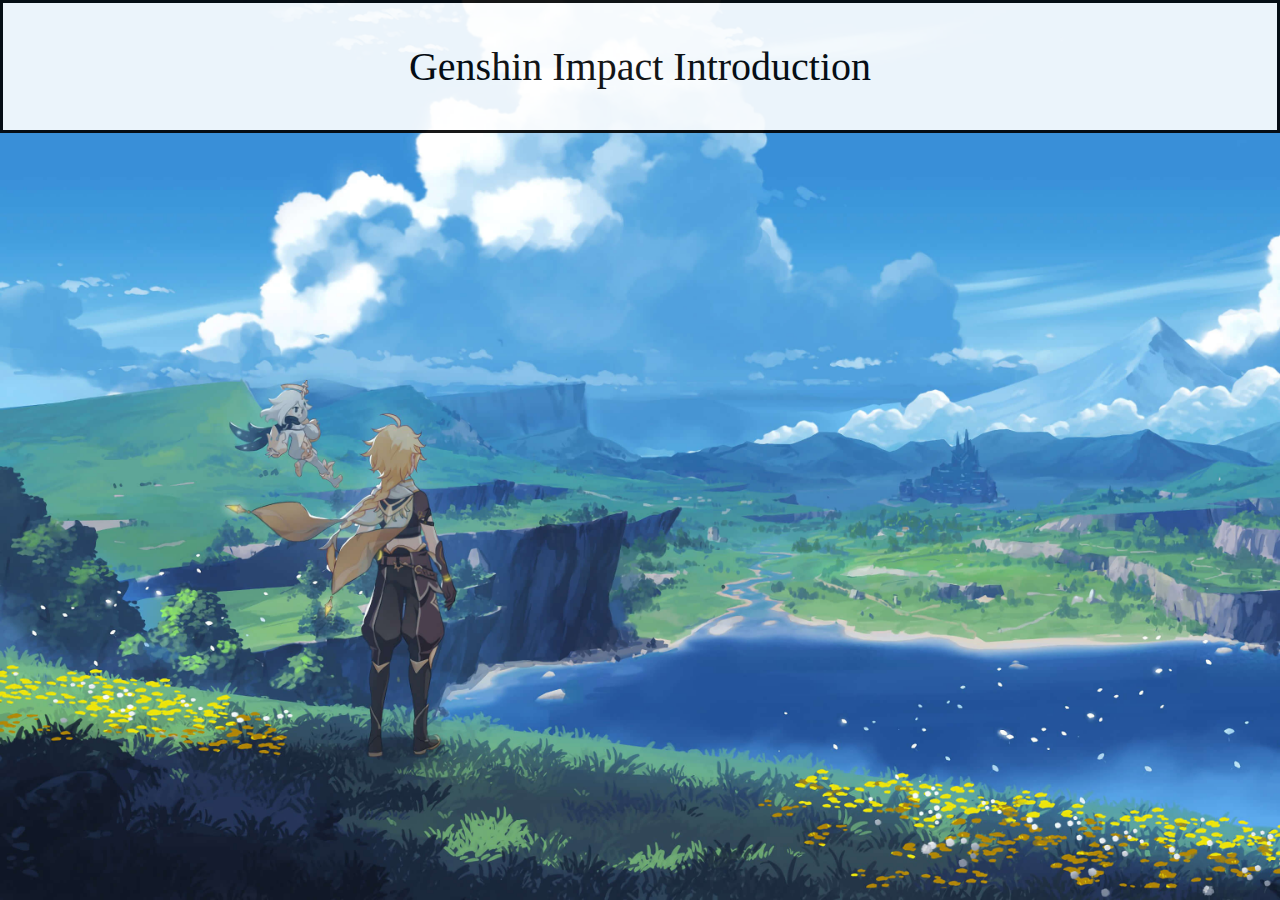
<file: index.html>
<!DOCTYPE html>
<html>
<head>
	<meta charset="utf-8">
	<meta name="viewport" content="width=device-width, initial-scale=1">
	<link rel="stylesheet" type="text/css" href="groupcss.css">
	<title></title>
</head>
<body>
	<div class="container">
		<div class="section">
				<center class="head">Genshin Impact Introduction</center>

		</div>

		<div class="section">
			<div class="content">
				<a href="page01.html"><h2 class="homehead">Genshin Totorial</h2></a>
				<p class="hometext">A brief introduction to the gameplay</p>
			</div>
		</div>

		<div class="section">
			<div class="content">
				<a href="page02.html"><h2 class="homehead">The characters</h2></a>
				<p class="hometext">In the Genshin worldview, each country has its own gods. All the charaters have their unique waepson and vision. Their story take place in their own country, as the skills and gameplay are related to elements</p>
			</div>
		</div>

		<div class="section">
			<div class="content">
				<a href="page03.html"><h2 class="homehead">Previous Versions</h2></a>
				<p class="hometext">Genshin Impact change the banner and open new map area at each versions</p>
			</div>
		</div>

		<div class="section">
			
			<center class="head">Thanks for reviewing our website<br><button onclick="getemail()" style="font-size: 20px;">Plz leave your email</button></center>
			<center></center>
		</div>

	</div>

	<script type="text/javascript" src="groupjs.js"></script>
</body>
</html>
</file>
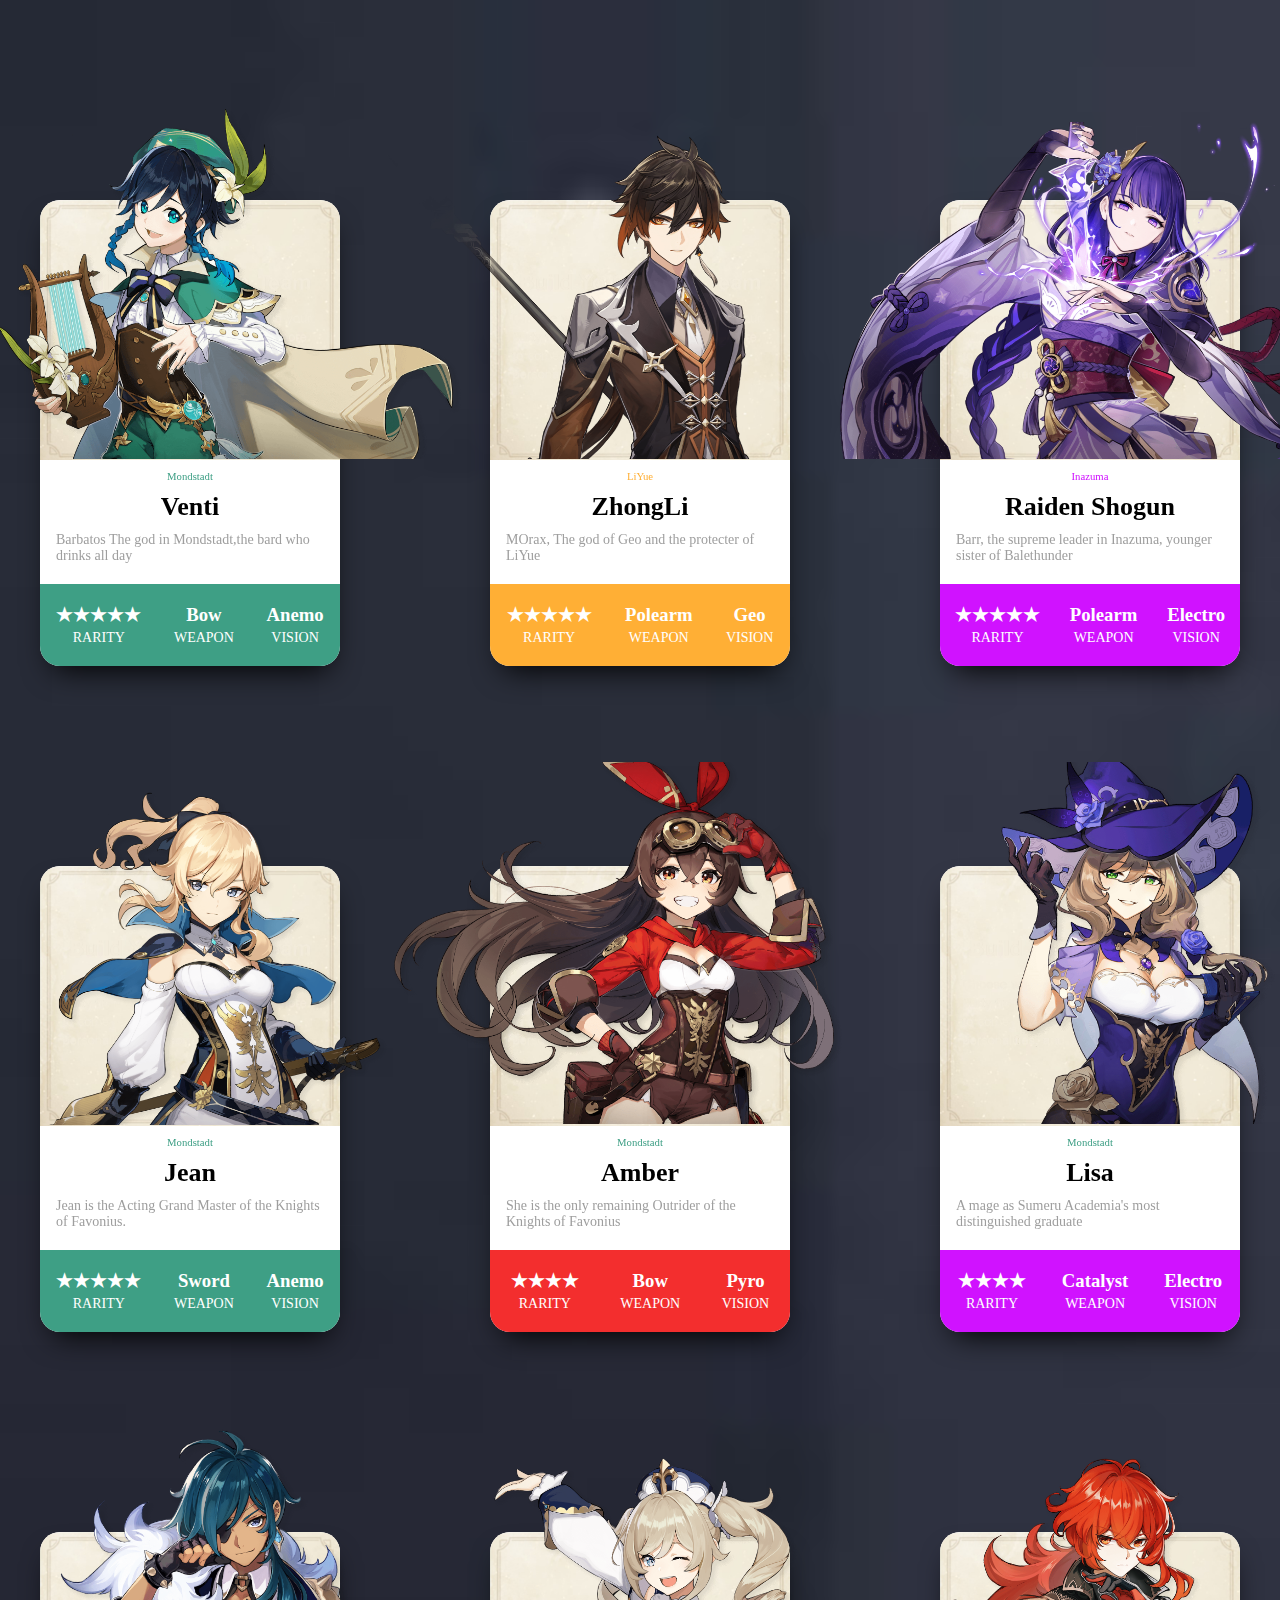
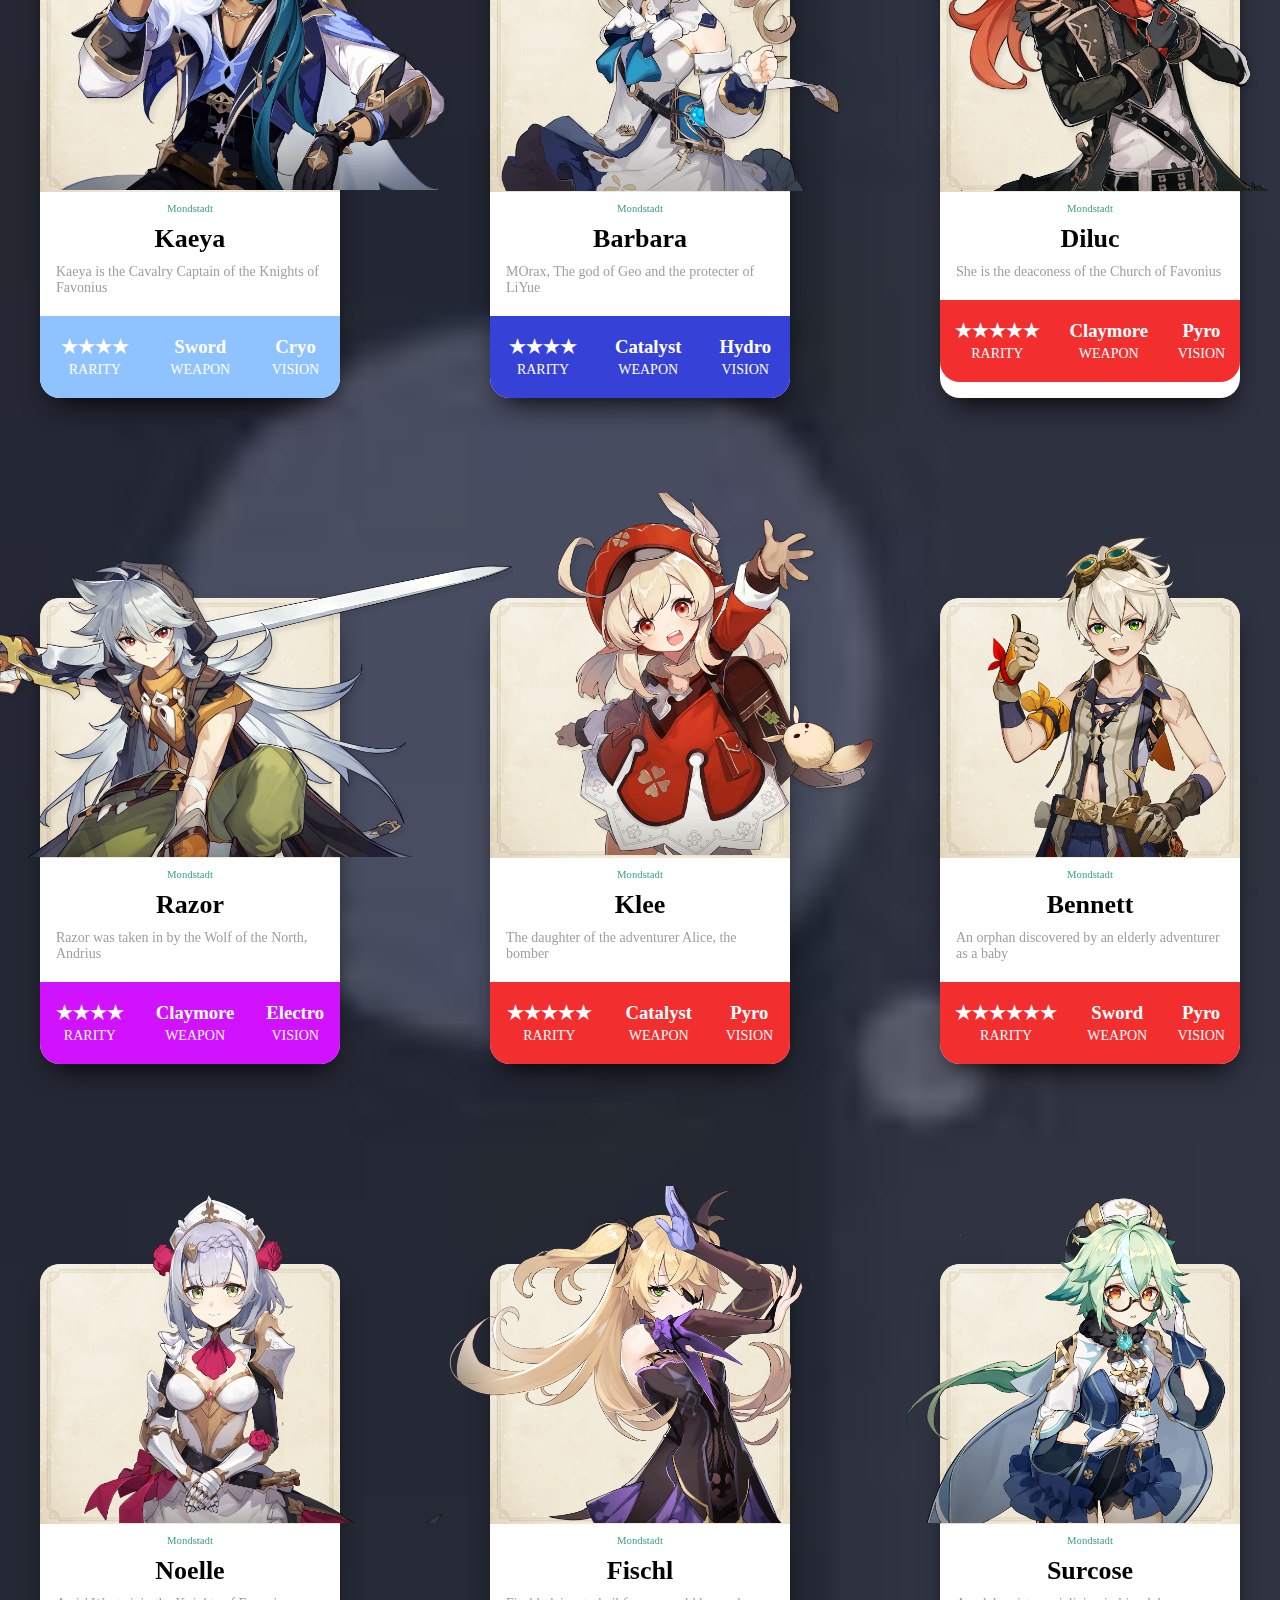
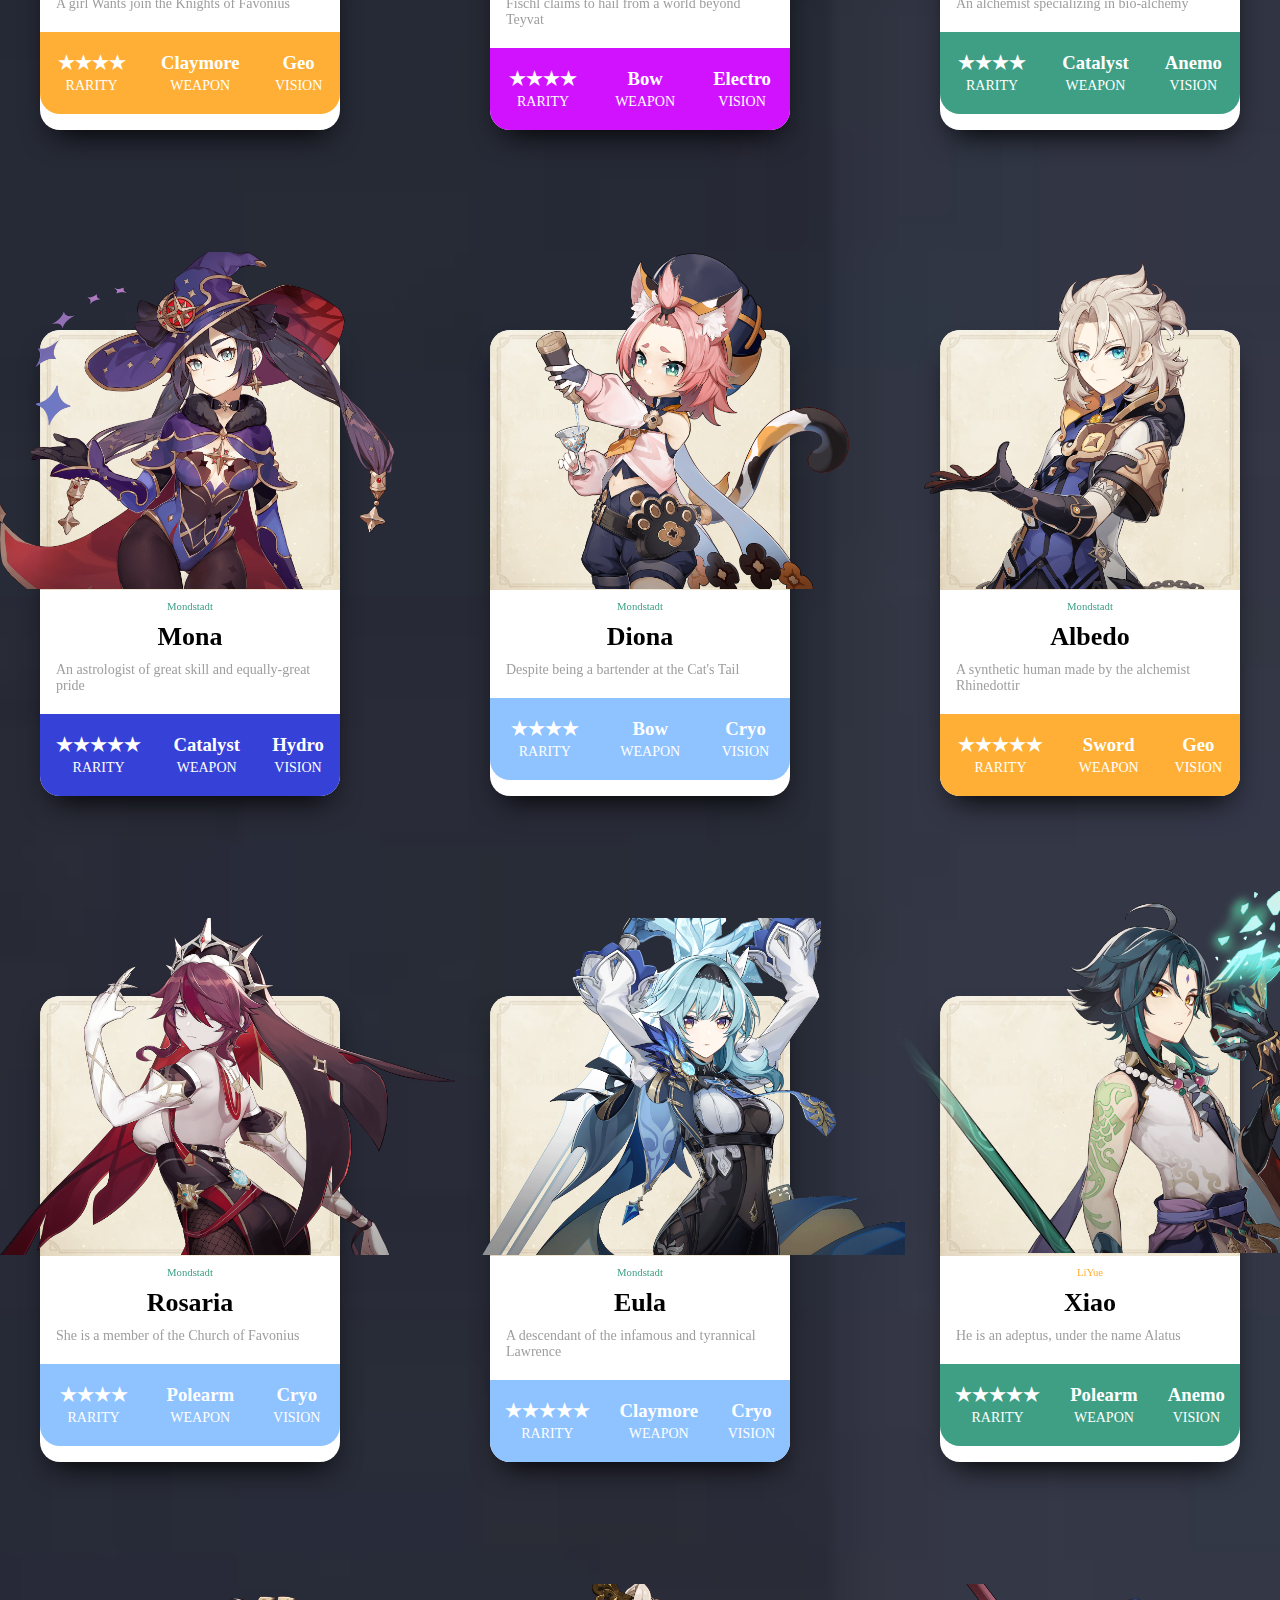
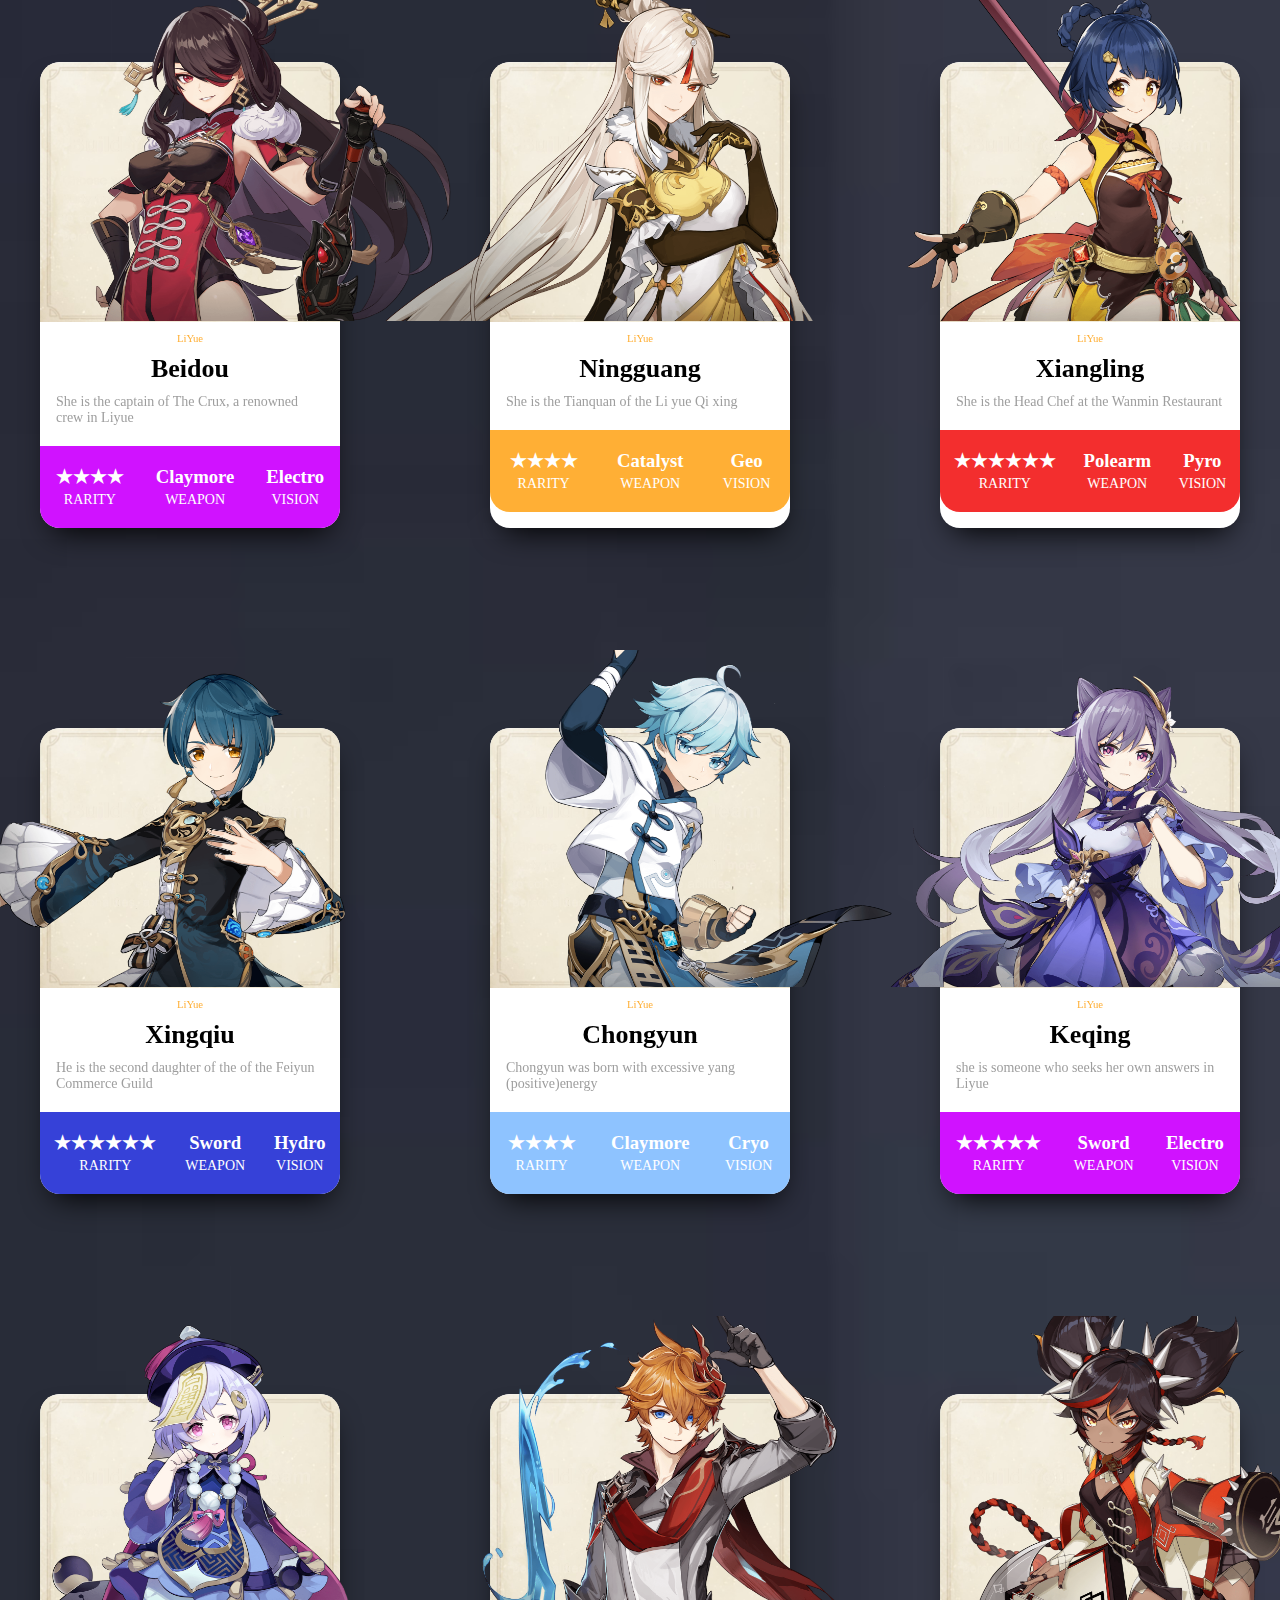
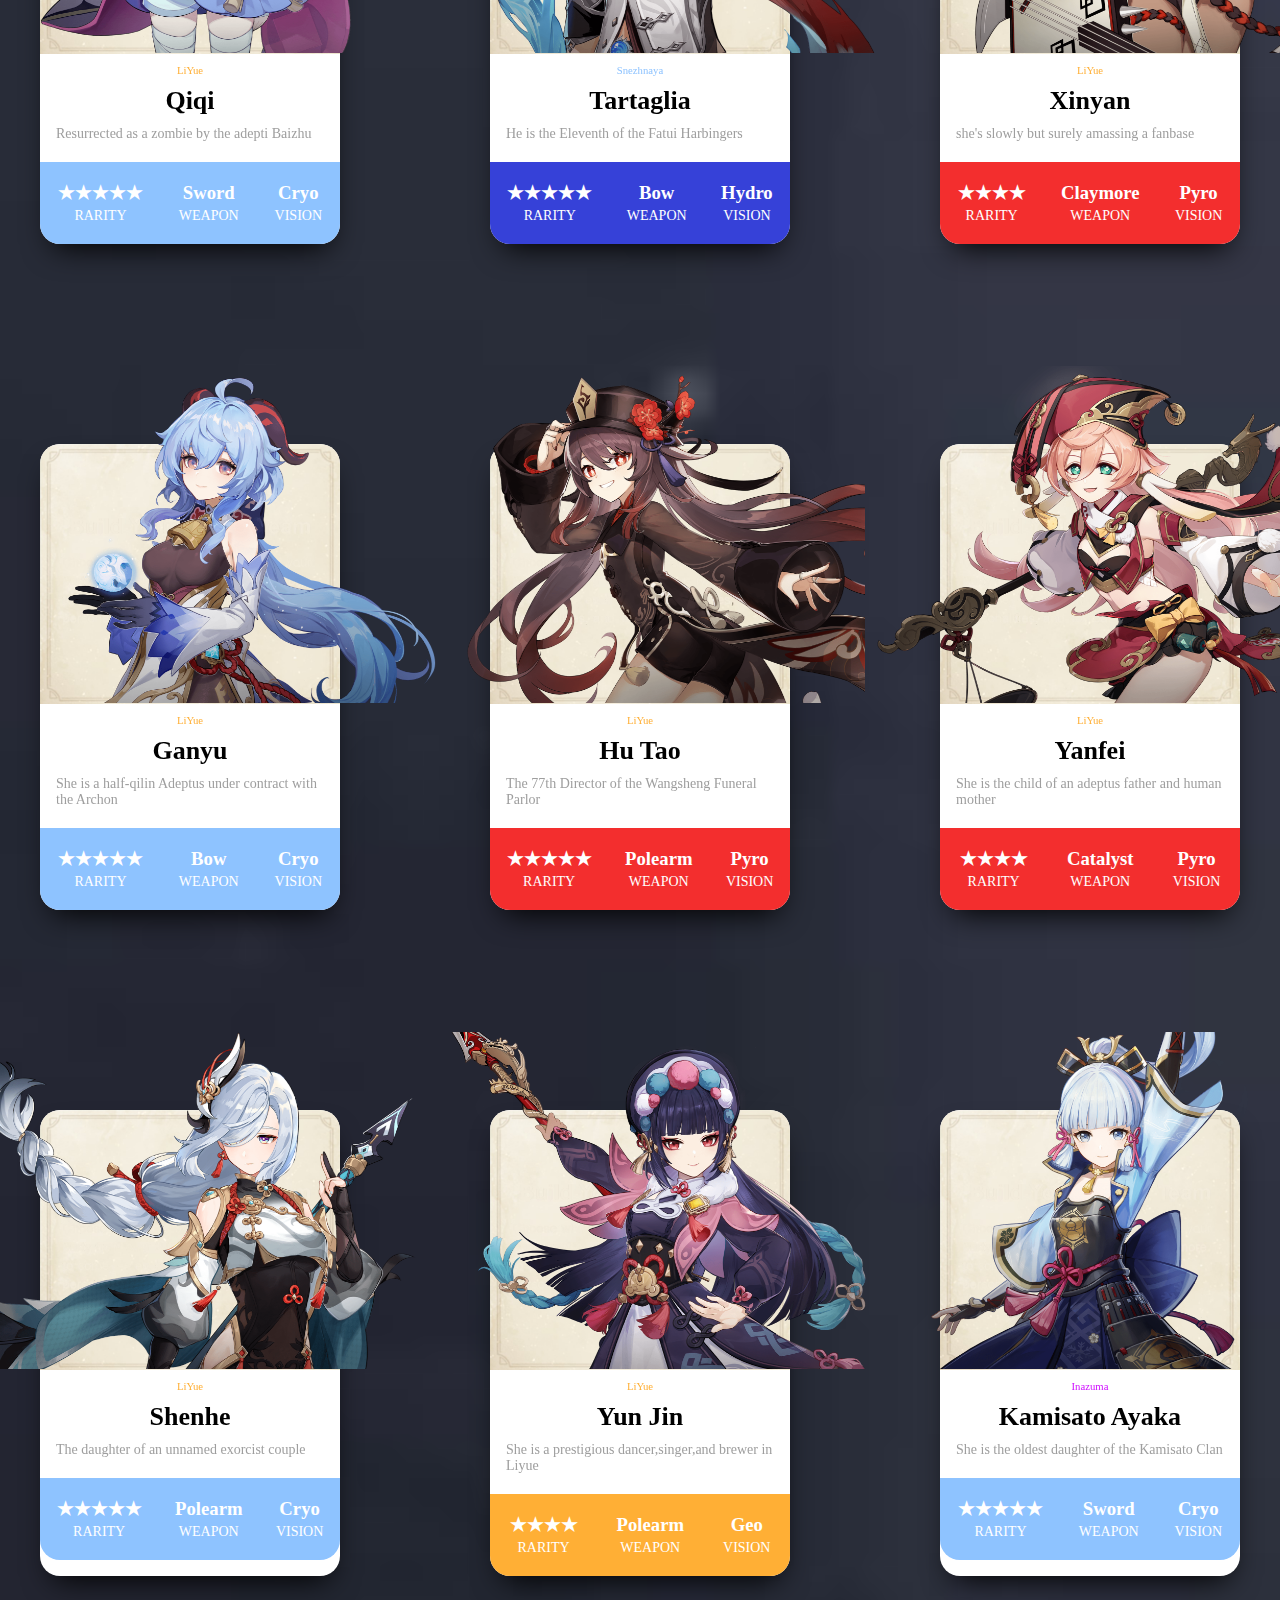
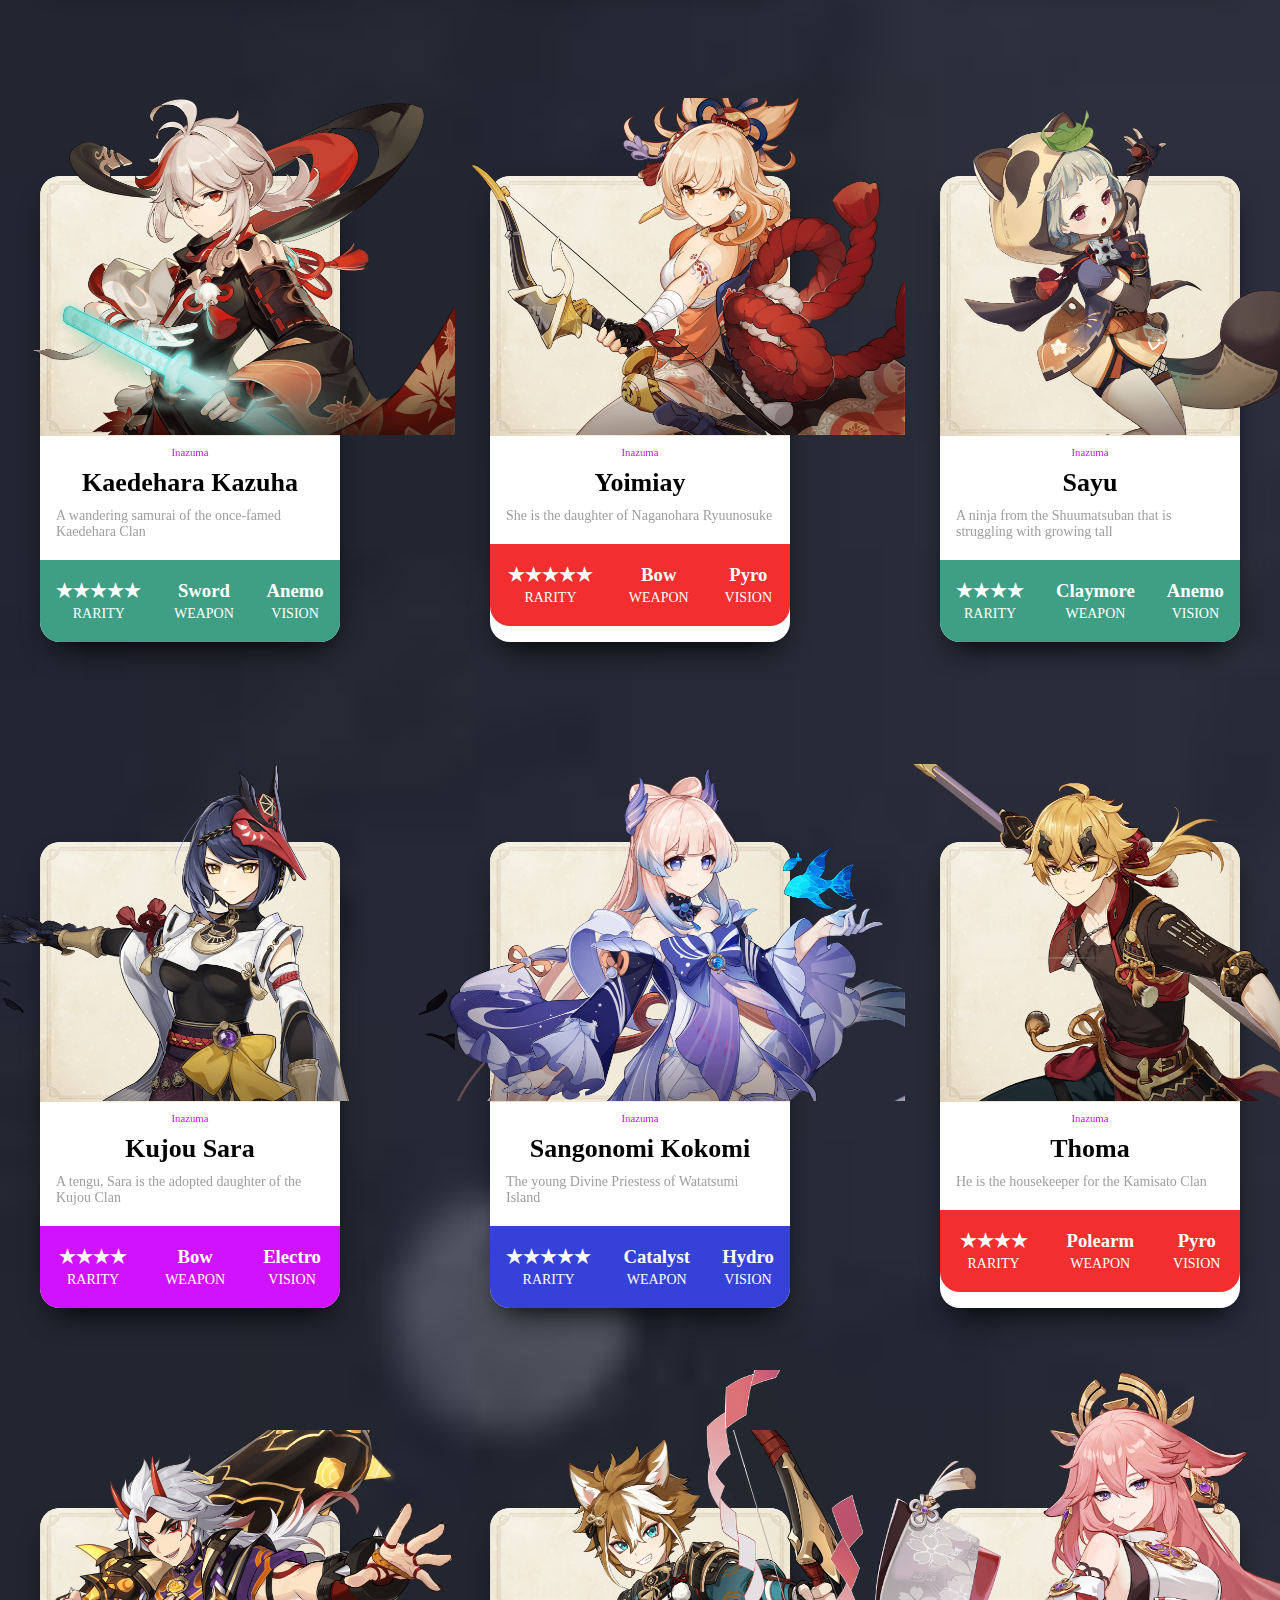
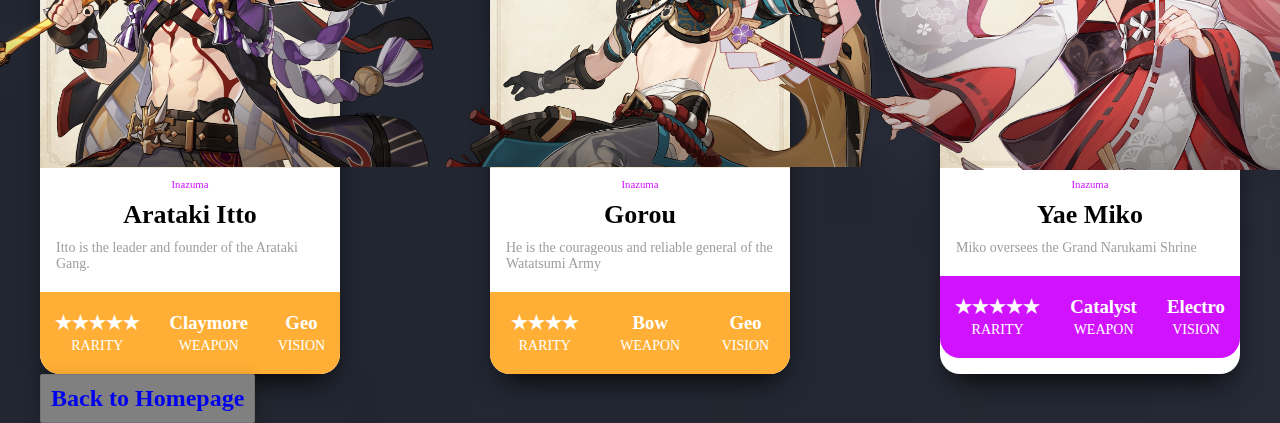
<file: page02.html>
<!DOCTYPE html>
<html>
<head>
	<meta charset="utf-8">
	<meta name="viewport" content="width=device-width, initial-scale=1">
	<link rel="stylesheet" type="text/css" href="groupcss.css">
	<title></title>
</head>
<body class="page1_body">
	<div class="wrap">
		<div class="card_item">
			<div class="role"><img src="image/MD8.png" style="height: 350px; width: 800px; margin-left: -100px; margin-top:-13px"></div>
			<div class="des">
				<h6 class="MDcolor">Mondstadt</h6>
				<h1>Venti</h1>
				<p>Barbatos The god in Mondstadt,the bard who drinks all day</p>
			</div>
			<div class="btn_list" style="background: #3e9f85;">
				<div class="btn">
					<h3>★★★★★</h3>
					<span>RARITY</span>
				</div>
				<div class="btn">
					<h3>Bow</h3>
					<span>WEAPON</span>
				</div>
				<div class="btn">
					<h3>Anemo</h3>
					<span>VISION</span>
				</div>
			</div>
		</div>

		<div class="card_item">
			<div class="role"><img src="image/LY10.png"></div>
			<div class="des">
				<h6 class="LYcolor">LiYue</h6>
				<h1>ZhongLi</h1>
				<p>MOrax, The god of Geo and the protecter of LiYue</p>
			</div>
			<div class="btn_list" style="background:#FFAF35">
				<div class="btn">
					<h3>★★★★★</h3>
					<span>RARITY</span>
				</div>
				<div class="btn">
					<h3>Polearm</h3>
					<span>WEAPON</span>
				</div>
				<div class="btn">
					<h3>Geo</h3>
					<span>VISION</span>
				</div>
			</div>
		</div>

		<div class="card_item">
			<div class="role"><img src="image/DQ5.png"></div>
			<div class="des">
				<h6 class="DQcolor">Inazuma</h6>
				<h1>Raiden Shogun</h1>
				<p>Barr, the supreme leader in Inazuma, younger sister of Balethunder</p>
			</div>
			<div class="btn_list" style="background: #D012FF">
				<div class="btn">
					<h3>★★★★★</h3>
					<span>RARITY</span>
				</div>
				<div class="btn">
					<h3>Polearm</h3>
					<span>WEAPON</span>
				</div>
				<div class="btn">
					<h3>Electro</h3>
					<span>VISION</span>
				</div>
			</div>
		</div>

				<div class="card_item">
			<div class="role"><img src="image/MD1.png"></div>
			<div class="des">
				<h6 class="MDcolor">Mondstadt</h6>
				<h1>Jean</h1>
				<p>Jean is the Acting Grand Master of the Knights of Favonius.</p>
			</div>
			<div class="btn_list" style="background:#3e9f85">
				<div class="btn">
					<h3>★★★★★</h3>
					<span>RARITY</span>
				</div>
				<div class="btn">
					<h3>Sword</h3>
					<span>WEAPON</span>
				</div>
				<div class="btn">
					<h3>Anemo</h3>
					<span>VISION</span>
				</div>
			</div>
		</div>

				<div class="card_item">
			<div class="role"><img src="image/MD2.png" style="margin-top: -26px;"></div>
			<div class="des">
				<h6 class="MDcolor">Mondstadt</h6>
				<h1>Amber</h1>
				<p>She is the only remaining Outrider of the Knights of Favonius</p>
			</div>
			<div class="btn_list" style="background:#F32E2E">
				<div class="btn">
					<h3>★★★★</h3>
					<span>RARITY</span>
				</div>
				<div class="btn">
					<h3>Bow</h3>
					<span>WEAPON</span>
				</div>
				<div class="btn">
					<h3>Pyro</h3>
					<span>VISION</span>
				</div>
			</div>
		</div>	

				<div class="card_item">
			<div class="role"><img src="image/MD3.png" style="margin-top:-26px;"></div>
			<div class="des">
				<h6 class="MDcolor">Mondstadt</h6>
				<h1>Lisa</h1>
				<p>A mage as Sumeru Academia's most distinguished graduate</p>
			</div>
			<div class="btn_list" style="background:#D012FF">
				<div class="btn">
					<h3>★★★★</h3>
					<span>RARITY</span>
				</div>
				<div class="btn">
					<h3>Catalyst</h3>
					<span>WEAPON</span>
				</div>
				<div class="btn">
					<h3>Electro</h3>
					<span>VISION</span>
				</div>
			</div>
		</div>	

		<div class="card_item">
			<div class="role"><img src="image/MD4.png" style="margin-top:-26px;"></div>
			<div class="des">
				<h6 class="MDcolor">Mondstadt</h6>
				<h1>Kaeya</h1>
				<p>Kaeya is the Cavalry Captain of the Knights of Favonius</p>
			</div>
			<div class="btn_list" style="background:#8EC3FF">
				<div class="btn">
					<h3>★★★★</h3>
					<span>RARITY</span>
				</div>
				<div class="btn">
					<h3>Sword</h3>
					<span>WEAPON</span>
				</div>
				<div class="btn">
					<h3>Cryo</h3>
					<span>VISION</span>
				</div>
			</div>
		</div>				

		<div class="card_item">
			<div class="role"><img src="image/MD5.png"></div>
			<div class="des">
				<h6 class="MDcolor">Mondstadt</h6>
				<h1>Barbara</h1>
				<p>MOrax, The god of Geo and the protecter of LiYue</p>
			</div>
			<div class="btn_list" style="background:#3641D8">
				<div class="btn">
					<h3>★★★★</h3>
					<span>RARITY</span>
				</div>
				<div class="btn">
					<h3>Catalyst</h3>
					<span>WEAPON</span>
				</div>
				<div class="btn">
					<h3>Hydro</h3>
					<span>VISION</span>
				</div>
			</div>
		</div>				

		<div class="card_item">
			<div class="role"><img src="image/MD6.png"></div>
			<div class="des">
				<h6 class="MDcolor">Mondstadt</h6>
				<h1>Diluc</h1>
				<p>She is the deaconess of the Church of Favonius</p>
			</div>
			<div class="btn_list" style="background:#F32E2E">
				<div class="btn">
					<h3>★★★★★</h3>
					<span>RARITY</span>
				</div>
				<div class="btn">
					<h3>Claymore</h3>
					<span>WEAPON</span>
				</div>
				<div class="btn">
					<h3>Pyro</h3>
					<span>VISION</span>
				</div>
			</div>
		</div>				

		<div class="card_item">
			<div class="role"><img src="image/MD7.png" style="height: 337px; width: 800px; margin-left: -100px;" ></div>
			<div class="des">
				<h6 class="MDcolor">Mondstadt</h6>
				<h1>Razor</h1>
				<p>Razor was taken in by the Wolf of the North, Andrius</p>
			</div>
			<div class="btn_list" style="background:#D012FF">
				<div class="btn">
					<h3>★★★★</h3>
					<span>RARITY</span>
				</div>
				<div class="btn">
					<h3>Claymore</h3>
					<span>WEAPON</span>
				</div>
				<div class="btn">
					<h3>Electro</h3>
					<span>VISION</span>
				</div>
			</div>
		</div>				

		<div class="card_item">
			<div class="role"><img src="image/MD9.png" style="margin-top:-27px;"></div>
			<div class="des">
				<h6 class="MDcolor">Mondstadt</h6>
				<h1>Klee</h1>
				<p>The daughter of the adventurer Alice, the bomber</p>
			</div>
			<div class="btn_list" style="background:#F32E2E">
				<div class="btn">
					<h3>★★★★★</h3>
					<span>RARITY</span>
				</div>
				<div class="btn">
					<h3>Catalyst</h3>
					<span>WEAPON</span>
				</div>
				<div class="btn">
					<h3>Pyro</h3>
					<span>VISION</span>
				</div>
			</div>
		</div>				

		<div class="card_item">
			<div class="role"><img src="image/MD10.png"></div>
			<div class="des">
				<h6 class="MDcolor">Mondstadt</h6>
				<h1>Bennett</h1>
				<p>An orphan discovered by an elderly adventurer as a baby</p>
			</div>
			<div class="btn_list" style="background:#F32E2E">
				<div class="btn">
					<h3>★★★★★★</h3>
					<span>RARITY</span>
				</div>
				<div class="btn">
					<h3>Sword</h3>
					<span>WEAPON</span>
				</div>
				<div class="btn">
					<h3>Pyro</h3>
					<span>VISION</span>
				</div>
			</div>
		</div>				

		<div class="card_item">
			<div class="role"><img src="image/MD11.png"></div>
			<div class="des">
				<h6 class="MDcolor">Mondstadt</h6>
				<h1>Noelle</h1>
				<p>A girl Wants join the Knights of Favonius</p>
			</div>
			<div class="btn_list" style="background:#FFAF35">
				<div class="btn">
					<h3>★★★★</h3>
					<span>RARITY</span>
				</div>
				<div class="btn">
					<h3>Claymore</h3>
					<span>WEAPON</span>
				</div>
				<div class="btn">
					<h3>Geo</h3>
					<span>VISION</span>
				</div>
			</div>
		</div>				

		<div class="card_item">
			<div class="role"><img src="image/MD12.png"></div>
			<div class="des">
				<h6 class="MDcolor">Mondstadt</h6>
				<h1>Fischl</h1>
				<p>Fischl claims to hail from a world beyond Teyvat</p>
			</div>
			<div class="btn_list" style="background:#D012FF">
				<div class="btn">
					<h3>★★★★</h3>
					<span>RARITY</span>
				</div>
				<div class="btn">
					<h3>Bow</h3>
					<span>WEAPON</span>
				</div>
				<div class="btn">
					<h3>Electro</h3>
					<span>VISION</span>
				</div>
			</div>
		</div>				

		<div class="card_item">
			<div class="role"><img src="image/MD13.png"></div>
			<div class="des">
				<h6 class="MDcolor">Mondstadt</h6>
				<h1>Surcose</h1>
				<p>An alchemist specializing in bio-alchemy</p>
			</div>
			<div class="btn_list" style="background:#3e9f85">
				<div class="btn">
					<h3>★★★★</h3>
					<span>RARITY</span>
				</div>
				<div class="btn">
					<h3>Catalyst</h3>
					<span>WEAPON</span>
				</div>
				<div class="btn">
					<h3>Anemo</h3>
					<span>VISION</span>
				</div>
			</div>
		</div>				

		<div class="card_item">
			<div class="role"><img src="image/MD14.png"></div>
			<div class="des">
				<h6 class="MDcolor">Mondstadt</h6>
				<h1>Mona</h1>
				<p>An astrologist of great skill and equally-great pride</p>
			</div>
			<div class="btn_list" style="background:#3641D8">
				<div class="btn">
					<h3>★★★★★</h3>
					<span>RARITY</span>
				</div>
				<div class="btn">
					<h3>Catalyst</h3>
					<span>WEAPON</span>
				</div>
				<div class="btn">
					<h3>Hydro</h3>
					<span>VISION</span>
				</div>
			</div>
		</div>				

		<div class="card_item">
			<div class="role"><img src="image/MD15.png"></div>
			<div class="des">
				<h6 class="MDcolor">Mondstadt</h6>
				<h1>Diona</h1>
				<p>Despite being a bartender at the Cat's Tail</p>
			</div>
			<div class="btn_list" style="background:#8EC3FF">
				<div class="btn">
					<h3>★★★★</h3>
					<span>RARITY</span>
				</div>
				<div class="btn">
					<h3>Bow</h3>
					<span>WEAPON</span>
				</div>
				<div class="btn">
					<h3>Cryo</h3>
					<span>VISION</span>
				</div>
			</div>
		</div>				

		<div class="card_item">
			<div class="role"><img src="image/MD16.png"></div>
			<div class="des">
				<h6 class="MDcolor">Mondstadt</h6>
				<h1>Albedo</h1>
				<p>A synthetic human made by the alchemist Rhinedottir</p>
			</div>
			<div class="btn_list" style="background:#FFAF35">
				<div class="btn">
					<h3>★★★★★</h3>
					<span>RARITY</span>
				</div>
				<div class="btn">
					<h3>Sword</h3>
					<span>WEAPON</span>
				</div>
				<div class="btn">
					<h3>Geo</h3>
					<span>VISION</span>
				</div>
			</div>
		</div>				

		<div class="card_item">
			<div class="role"><img src="image/MD17.png"></div>
			<div class="des">
				<h6 class="MDcolor">Mondstadt</h6>
				<h1>Rosaria</h1>
				<p>She is a member of the Church of Favonius</p>
			</div>
			<div class="btn_list" style="background:#8EC3FF">
				<div class="btn">
					<h3>★★★★</h3>
					<span>RARITY</span>
				</div>
				<div class="btn">
					<h3>Polearm</h3>
					<span>WEAPON</span>
				</div>
				<div class="btn">
					<h3>Cryo</h3>
					<span>VISION</span>
				</div>
			</div>
		</div>				

		<div class="card_item">
			<div class="role"><img src="image/MD18.png"></div>
			<div class="des">
				<h6 class="MDcolor">Mondstadt</h6>
				<h1>Eula</h1>
				<p>A descendant of the infamous and tyrannical Lawrence</p>
			</div>
			<div class="btn_list" style="background:#8EC3FF">
				<div class="btn">
					<h3>★★★★★</h3>
					<span>RARITY</span>
				</div>
				<div class="btn">
					<h3>Claymore</h3>
					<span>WEAPON</span>
				</div>
				<div class="btn">
					<h3>Cryo</h3>
					<span>VISION</span>
				</div>
			</div>
		</div>	

		<!-- -----------------------------------------------------------------------------------------------------------  -->

		<div class="card_item">
			<div class="role"><img src="image/LY1.png" style="margin-top:-27px;"></div>
			<div class="des">
				<h6 class="LYcolor">LiYue</h6>
				<h1>Xiao</h1>
				<p>He is an adeptus, under the name Alatus</p>
			</div>
			<div class="btn_list" style="background: #3e9f85;">
				<div class="btn">
					<h3>★★★★★</h3>
					<span>RARITY</span>
				</div>
				<div class="btn">
					<h3>Polearm</h3>
					<span>WEAPON</span>
				</div>
				<div class="btn">
					<h3>Anemo</h3>
					<span>VISION</span>
				</div>
			</div>
		</div>

		<div class="card_item">
			<div class="role"><img src="image/LY2.png"></div>
			<div class="des">
				<h6 class="LYcolor">LiYue</h6>
				<h1>Beidou</h1>
				<p>She is the captain of The Crux, a renowned crew in Liyue</p>
			</div>
			<div class="btn_list" style="background:#D012FF">
				<div class="btn">
					<h3>★★★★</h3>
					<span>RARITY</span>
				</div>
				<div class="btn">
					<h3>Claymore</h3>
					<span>WEAPON</span>
				</div>
				<div class="btn">
					<h3>Electro</h3>
					<span>VISION</span>
				</div>
			</div>
		</div>

		<div class="card_item">
			<div class="role"><img src="image/LY3.png"></div>
			<div class="des">
				<h6 class="LYcolor">LiYue</h6>
				<h1>Ningguang</h1>
				<p>She is the Tianquan of the Li yue Qi xing</p>
			</div>
			<div class="btn_list" style="background:#FFAF35">
				<div class="btn">
					<h3>★★★★</h3>
					<span>RARITY</span>
				</div>
				<div class="btn">
					<h3>Catalyst</h3>
					<span>WEAPON</span>
				</div>
				<div class="btn">
					<h3>Geo</h3>
					<span>VISION</span>
				</div>
			</div>
		</div>

		<div class="card_item">
			<div class="role"><img src="image/LY4.png"></div>
			<div class="des">
				<h6 class="LYcolor">LiYue</h6>
				<h1>Xiangling</h1>
				<p>She is the Head Chef at the Wanmin Restaurant</p>
			</div>
			<div class="btn_list" style="background:#F32E2E">
				<div class="btn">
					<h3>★★★★★★</h3>
					<span>RARITY</span>
				</div>
				<div class="btn">
					<h3>Polearm</h3>
					<span>WEAPON</span>
				</div>
				<div class="btn">
					<h3>Pyro</h3>
					<span>VISION</span>
				</div>
			</div>
		</div>

		<div class="card_item">
			<div class="role"><img src="image/LY5.png"></div>
			<div class="des">
				<h6 class="LYcolor">LiYue</h6>
				<h1>Xingqiu</h1>
				<p>He is the second daughter of the of the Feiyun Commerce Guild</p>
			</div>
			<div class="btn_list" style="background:#3641D8">
				<div class="btn">
					<h3>★★★★★★</h3>
					<span>RARITY</span>
				</div>
				<div class="btn">
					<h3>Sword</h3>
					<span>WEAPON</span>
				</div>
				<div class="btn">
					<h3>Hydro</h3>
					<span>VISION</span>
				</div>
			</div>
		</div>

		<div class="card_item">
			<div class="role"><img src="image/LY6.png"></div>
			<div class="des">
				<h6 class="LYcolor">LiYue</h6>
				<h1>Chongyun</h1>
				<p>Chongyun was born with excessive yang (positive)energy</p>
			</div>
			<div class="btn_list" style="background:#8EC3FF">
				<div class="btn">
					<h3>★★★★</h3>
					<span>RARITY</span>
				</div>
				<div class="btn">
					<h3>Claymore</h3>
					<span>WEAPON</span>
				</div>
				<div class="btn">
					<h3>Cryo</h3>
					<span>VISION</span>
				</div>
			</div>
		</div>

		<div class="card_item">
			<div class="role"><img src="image/LY7.png"></div>
			<div class="des">
				<h6 class="LYcolor">LiYue</h6>
				<h1>Keqing</h1>
				<p>she is someone who seeks her own answers in Liyue</p>
			</div>
			<div class="btn_list" style="background:#D012FF">
				<div class="btn">
					<h3>★★★★★</h3>
					<span>RARITY</span>
				</div>
				<div class="btn">
					<h3>Sword</h3>
					<span>WEAPON</span>
				</div>
				<div class="btn">
					<h3>Electro</h3>
					<span>VISION</span>
				</div>
			</div>
		</div>

		<div class="card_item">
			<div class="role"><img src="image/LY8.png" style="margin-left: -30px;"></div>
			<div class="des">
				<h6 class="LYcolor">LiYue</h6>
				<h1>Qiqi</h1>
				<p>Resurrected as a zombie by the adepti Baizhu</p>
			</div>
			<div class="btn_list" style="background:#8EC3FF">
				<div class="btn">
					<h3>★★★★★</h3>
					<span>RARITY</span>
				</div>
				<div class="btn">
					<h3>Sword</h3>
					<span>WEAPON</span>
				</div>
				<div class="btn">
					<h3>Cryo</h3>
					<span>VISION</span>
				</div>
			</div>
		</div>

		<div class="card_item">
			<div class="role"><img src="image/LY9.png"></div>
			<div class="des">
				<h6 class="LYcolor" style="color:#8EC3FF;">Snezhnaya</h6>
				<h1>Tartaglia</h1>
				<p>He is the Eleventh of the Fatui Harbingers</p>
			</div>
			<div class="btn_list" style="background:#3641D8">
				<div class="btn">
					<h3>★★★★★</h3>
					<span>RARITY</span>
				</div>
				<div class="btn">
					<h3>Bow</h3>
					<span>WEAPON</span>
				</div>
				<div class="btn">
					<h3>Hydro</h3>
					<span>VISION</span>
				</div>
			</div>
		</div>

		<div class="card_item">
			<div class="role"><img src="image/LY11.png"></div>
			<div class="des">
				<h6 class="LYcolor">LiYue</h6>
				<h1>Xinyan</h1>
				<p>she's slowly but surely amassing a fanbase</p>
			</div>
			<div class="btn_list" style="background:#F32E2E">
				<div class="btn">
					<h3>★★★★</h3>
					<span>RARITY</span>
				</div>
				<div class="btn">
					<h3>Claymore</h3>
					<span>WEAPON</span>
				</div>
				<div class="btn">
					<h3>Pyro</h3>
					<span>VISION</span>
				</div>
			</div>
		</div>

		<div class="card_item">
			<div class="role"><img src="image/LY12.png"></div>
			<div class="des">
				<h6 class="LYcolor">LiYue</h6>
				<h1>Ganyu</h1>
				<p>She is a half-qilin Adeptus under contract with the Archon</p>
			</div>
			<div class="btn_list" style="background:#8EC3FF">
				<div class="btn">
					<h3>★★★★★</h3>
					<span>RARITY</span>
				</div>
				<div class="btn">
					<h3>Bow</h3>
					<span>WEAPON</span>
				</div>
				<div class="btn">
					<h3>Cryo</h3>
					<span>VISION</span>
				</div>
			</div>
		</div>

		<div class="card_item">
			<div class="role"><img src="image/LY13.png" style="margin-left:-40px;"></div>
			<div class="des">
				<h6 class="LYcolor">LiYue</h6>
				<h1>Hu Tao</h1>
				<p>The 77th Director of the Wangsheng Funeral Parlor</p>
			</div>
			<div class="btn_list" style="background:#F32E2E">
				<div class="btn">
					<h3>★★★★★</h3>
					<span>RARITY</span>
				</div>
				<div class="btn">
					<h3>Polearm</h3>
					<span>WEAPON</span>
				</div>
				<div class="btn">
					<h3>Pyro</h3>
					<span>VISION</span>
				</div>
			</div>
		</div>

		<div class="card_item">
			<div class="role"><img src="image/LY14.png"></div>
			<div class="des">
				<h6 class="LYcolor">LiYue</h6>
				<h1>Yanfei</h1>
				<p>She is the child of an adeptus father and human mother</p>
			</div>
			<div class="btn_list" style="background:#F32E2E">
				<div class="btn">
					<h3>★★★★</h3>
					<span>RARITY</span>
				</div>
				<div class="btn">
					<h3>Catalyst</h3>
					<span>WEAPON</span>
				</div>
				<div class="btn">
					<h3>Pyro</h3>
					<span>VISION</span>
				</div>
			</div>
		</div>

		<div class="card_item">
			<div class="role"><img src="image/LY15.png"></div>
			<div class="des">
				<h6 class="LYcolor">LiYue</h6>
				<h1>Shenhe</h1>
				<p>The daughter of an unnamed exorcist couple</p>
			</div>
			<div class="btn_list" style="background:#8EC3FF">
				<div class="btn">
					<h3>★★★★★</h3>
					<span>RARITY</span>
				</div>
				<div class="btn">
					<h3>Polearm</h3>
					<span>WEAPON</span>
				</div>
				<div class="btn">
					<h3>Cryo</h3>
					<span>VISION</span>
				</div>
			</div>
		</div>

		<div class="card_item">
			<div class="role"><img src="image/LY16.png"></div>
			<div class="des">
				<h6 class="LYcolor">LiYue</h6>
				<h1>Yun Jin</h1>
				<p>She is a prestigious dancer,singer,and brewer in Liyue</p>
			</div>
			<div class="btn_list" style="background:#FFAF35">
				<div class="btn">
					<h3>★★★★</h3>
					<span>RARITY</span>
				</div>
				<div class="btn">
					<h3>Polearm</h3>
					<span>WEAPON</span>
				</div>
				<div class="btn">
					<h3>Geo</h3>
					<span>VISION</span>
				</div>
			</div>
		</div>

		<!-------------------------------------------------------------------------------------------------------------------->

		<div class="card_item">
			<div class="role"><img src="image/DQ1.png"></div>
			<div class="des">
				<h6 class="DQcolor">Inazuma</h6>
				<h1>Kamisato Ayaka</h1>
				<p>She is the oldest daughter of the Kamisato Clan</p>
			</div>
			<div class="btn_list" style="background: #8EC3FF">
				<div class="btn">
					<h3>★★★★★</h3>
					<span>RARITY</span>
				</div>
				<div class="btn">
					<h3>Sword</h3>
					<span>WEAPON</span>
				</div>
				<div class="btn">
					<h3>Cryo</h3>
					<span>VISION</span>
				</div>
			</div>
		</div>

		<div class="card_item">
			<div class="role"><img src="image/DQ2.png"></div>
			<div class="des">
				<h6 class="DQcolor">Inazuma</h6>
				<h1>Kaedehara Kazuha</h1>
				<p>A wandering samurai of the once-famed Kaedehara Clan</p>
			</div>
			<div class="btn_list" style="background: #3e9f85;">
				<div class="btn">
					<h3>★★★★★</h3>
					<span>RARITY</span>
				</div>
				<div class="btn">
					<h3>Sword</h3>
					<span>WEAPON</span>
				</div>
				<div class="btn">
					<h3>Anemo</h3>
					<span>VISION</span>
				</div>
			</div>
		</div>

		<div class="card_item">
			<div class="role"><img src="image/DQ3.png"></div>
			<div class="des">
				<h6 class="DQcolor">Inazuma</h6>
				<h1>Yoimiay</h1>
				<p>She is the daughter of Naganohara Ryuunosuke</p>
			</div>
			<div class="btn_list" style="background: #F32E2E">
				<div class="btn">
					<h3>★★★★★</h3>
					<span>RARITY</span>
				</div>
				<div class="btn">
					<h3>Bow</h3>
					<span>WEAPON</span>
				</div>
				<div class="btn">
					<h3>Pyro</h3>
					<span>VISION</span>
				</div>
			</div>
		</div>

		<div class="card_item">
			<div class="role"><img src="image/DQ4.png"></div>
			<div class="des">
				<h6 class="DQcolor">Inazuma</h6>
				<h1>Sayu</h1>
				<p>A ninja from the Shuumatsuban that is struggling with growing tall</p>
			</div>
			<div class="btn_list" style="background: #3e9f85;">
				<div class="btn">
					<h3>★★★★</h3>
					<span>RARITY</span>
				</div>
				<div class="btn">
					<h3>Claymore</h3>
					<span>WEAPON</span>
				</div>
				<div class="btn">
					<h3>Anemo</h3>
					<span>VISION</span>
				</div>
			</div>
		</div>

		<div class="card_item">
			<div class="role"><img src="image/DQ6.png"></div>
			<div class="des">
				<h6 class="DQcolor">Inazuma</h6>
				<h1>Kujou Sara</h1>
				<p>A tengu, Sara is the adopted daughter of the Kujou Clan</p>
			</div>
			<div class="btn_list" style="background: #D012FF">
				<div class="btn">
					<h3>★★★★</h3>
					<span>RARITY</span>
				</div>
				<div class="btn">
					<h3>Bow</h3>
					<span>WEAPON</span>
				</div>
				<div class="btn">
					<h3>Electro</h3>
					<span>VISION</span>
				</div>
			</div>
		</div>

		<div class="card_item">
			<div class="role"><img src="image/DQ7.png"></div>
			<div class="des">
				<h6 class="DQcolor">Inazuma</h6>
				<h1>Sangonomi Kokomi</h1>
				<p>The young Divine Priestess of Watatsumi Island</p>
			</div>
			<div class="btn_list" style="background: #3641D8">
				<div class="btn">
					<h3>★★★★★</h3>
					<span>RARITY</span>
				</div>
				<div class="btn">
					<h3>Catalyst</h3>
					<span>WEAPON</span>
				</div>
				<div class="btn">
					<h3>Hydro</h3>
					<span>VISION</span>
				</div>
			</div>
		</div>

		<div class="card_item">
			<div class="role"><img src="image/DQ8.png"></div>
			<div class="des">
				<h6 class="DQcolor">Inazuma</h6>
				<h1>Thoma</h1>
				<p>He is the housekeeper for the Kamisato Clan</p>
			</div>
			<div class="btn_list" style="background: #F32E2E">
				<div class="btn">
					<h3>★★★★</h3>
					<span>RARITY</span>
				</div>
				<div class="btn">
					<h3>Polearm</h3>
					<span>WEAPON</span>
				</div>
				<div class="btn">
					<h3>Pyro</h3>
					<span>VISION</span>
				</div>
			</div>
		</div>

		<div class="card_item">
			<div class="role"><img src="image/DQ9.png"></div>
			<div class="des">
				<h6 class="DQcolor">Inazuma</h6>
				<h1>Arataki Itto</h1>
				<p>Itto is the leader and founder of the Arataki Gang.</p>
			</div>
			<div class="btn_list" style="background: #FFAF35">
				<div class="btn">
					<h3>★★★★★</h3>
					<span>RARITY</span>
				</div>
				<div class="btn">
					<h3>Claymore</h3>
					<span>WEAPON</span>
				</div>
				<div class="btn">
					<h3>Geo</h3>
					<span>VISION</span>
				</div>
			</div>
		</div>

		<div class="card_item">
			<div class="role"><img src="image/DQ10.png"></div>
			<div class="des">
				<h6 class="DQcolor">Inazuma</h6>
				<h1>Gorou</h1>
				<p>He is the courageous and reliable general of the Watatsumi Army</p>
			</div>
			<div class="btn_list" style="background: #FFAF35">
				<div class="btn">
					<h3>★★★★</h3>
					<span>RARITY</span>
				</div>
				<div class="btn">
					<h3>Bow</h3>
					<span>WEAPON</span>
				</div>
				<div class="btn">
					<h3>Geo</h3>
					<span>VISION</span>
				</div>
			</div>
		</div>

		<div class="card_item">
			<div class="role"><img src="image/DQ11.png" style="height: 400px; width: 800px; margin-left: -100px; margin-top: -60px;"></div>
			<div class="des">
				<h6 class="DQcolor">Inazuma</h6>
				<h1>Yae Miko</h1>
				<p>Miko oversees the Grand Narukami Shrine</p>
			</div>
			<div class="btn_list" style="background: #D012FF">
				<div class="btn">
					<h3>★★★★★</h3>
					<span>RARITY</span>
				</div>
				<div class="btn">
					<h3>Catalyst</h3>
					<span>WEAPON</span>
				</div>
				<div class="btn">
					<h3>Electro</h3>
					<span>VISION</span>
				</div>
			</div>
		</div>						
		<a href="index.html"><h2 class="backhome">Back to Homepage</h2></a>
	</div>
	<script type="text/javascript" src="groupjs.js"></script>
</body>
</html>
</file>
<file: groupcss.css>
*{
	margin: 0;
	padding: 0;
	box-sizing: border-box;
}

.container{
	position: relative;
	width: 100%;
	height: 100vh;
	overflow: auto;
	scroll-snap-type: y mandatory;

}

.section .head{
	font-family: Georgia;
	background-color: white;
	color: black; 
	padding: 40px;
	text-align: center;
	font-size: 40px;
	opacity: 0.9;
	border-style: solid;
}

.container .section{
	position: relative;
	width: 100%;
	height: 100%;
	scroll-snap-align: start;
}

.container .section:nth-child(1){
	background: url(image/back01.jpg);
	background-size: cover;
	background-attachment: fixed;
}
.container .section:nth-child(2){
	background: url(image/back02.jpg);
	background-size: cover;
	background-attachment: fixed;
}
.container .section:nth-child(3){
	background: url(image/back03.jpg);
	background-size: cover;
	background-attachment: fixed;
}
.container .section:nth-child(4){
	background: url(image/back04.png);
	background-size: cover;
	background-attachment: fixed;
}

.container .section:nth-child(5){
	background: url(image/back05.png);
	background-size: cover;
	background-attachment: fixed;
}



.container .section .content {
	position: absolute;
	bottom: 50px;
	left: 50px;
	max-width: 700px;
}

.container .section .content .homehead{
	background: white;
	color: black;
	font-weight: 600;
	display: inline-block;
	padding: 10px 20px;
	font-size: 2em;
}

.container .section .content .hometext{
	background: white;
	color: black;
	font-weight: 400;
	margin-top: 10px;
	padding: 10px 20px;
}

/**-----------------------------------------------------------------------------------------**/

.backhome{
	appearance: none;
	background: gray;
	border: 1px solid rgba(0, 0, 0, 0.1);
	border-radius: 2px;
	box-shadow: rgba(0, 0, 0, 0.2) 0px 4px 16px 0px;
	position: sticky;
	right: 60px;
	bottom: -3px;
	padding: 10px;
	float: left;
}

.page1_body{
	width: 100%;
	display: flex;
	justify-content: center;
	align-items: center;
	background: url(image/characterback.jpg);
	background-repeat: no-repeat;
	background-size: cover;
}

.wrap{
	width: 1200px;
	min-height: 100px;
	display: grid;
	grid-template-columns: 300px 300px 300px;
	justify-content: space-between;
}

.card_item{
	width: 100%;
	position: relative;
	margin-top: 200px;
	border-radius: 20px;
	background-color: white;
	box-shadow: 1px 15px 30px -12px #000;
	transform-style: preserve-3d;
}

.role{
	width: 100%;
	height: 260px;
	border-radius: 20px;
	border-bottom-left-radius: 0;
	border-bottom-right-radius: 0;
	background: url(image/displayback.jpg);
	background-size: cover;
	background-repeat: no-repeat;
	position: relative;
	
}

.role img{
	width: 550px;
	position: absolute;
	top: -30%;
	left: -45%;
	transform: translateZ(50px);
}

.des{
	margin-top: 10px;
	margin-bottom: 20px;
	text-align: center;
	transform: translateZ(50px);
}

.des h6{
	font-weight: 400;
}

.des h1{
	padding: 10px;
	font-size: 26px;
}

.des p{
	text-align: left;
	font-size: 14px;
	padding: 0px 16px;
	color: #9e9e9e;
}

.btn_list{
	width: 100%;
	display: flex;
	justify-content: space-around;
	background: #3e9f85;
	border-radius: 20px;
	border-top-left-radius: 0px;
	border-top-right-radius: 0px;
}

.btn{
	display: flex;
	flex-direction: column;
	text-align: center;
	padding: 20px 0px;
}

.btn h3{
	margin-bottom: 4px;
	color: white;
}

.btn span{
	font-size: 14px;
	color: white;
}

.MDcolor{
	color:#3e9f85;
}

.LYcolor{
	color: #FFAF35;
}

.DQcolor{
	color:#D012FF;
}
</file>
